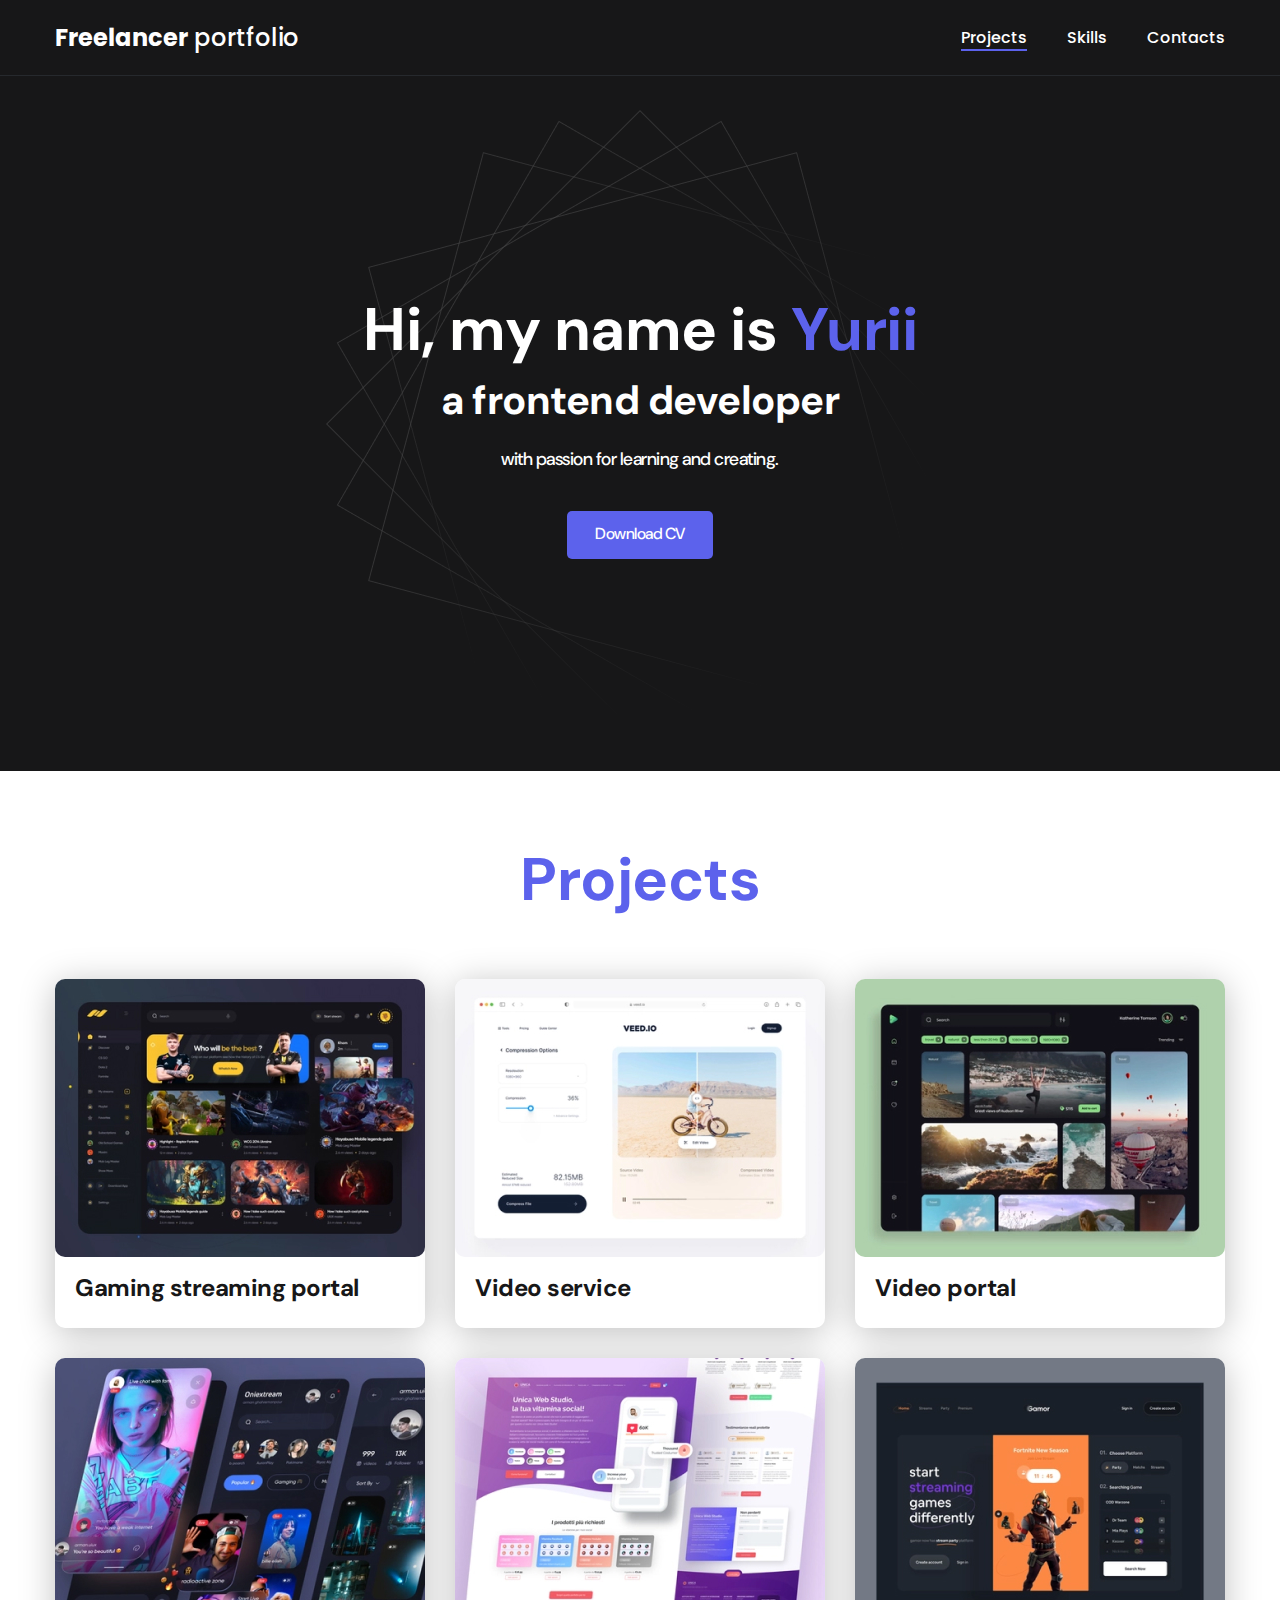
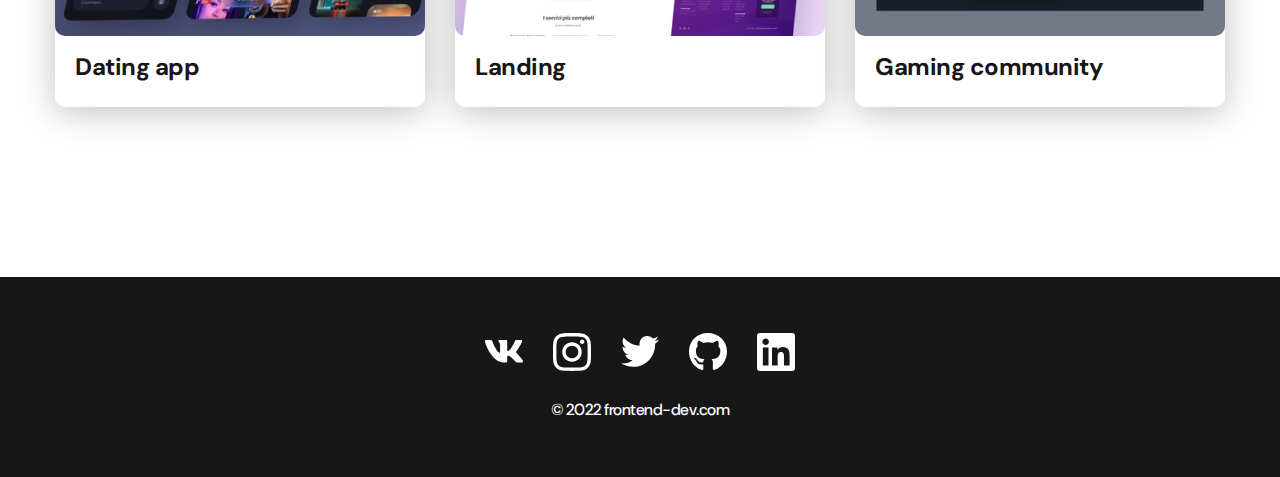
<file: index.html>
<!DOCTYPE html>
<html lang="en">
<head>
    <meta charset="UTF-8">
    <meta name="viewport" content="width=device-width, initial-scale=1.0">
    <title>Portfolio</title>
    <link rel="stylesheet" href="./css/main.css">
</head>
<body>
    <nav class="nav">
        <div class="container">
            <div class="nav-row">
                <a href="./index.html" class="logo">
                    <strong>Freelancer</strong> portfolio
                </a>
                <ul class="nav-list">
                    <li class="nav-list__item">
                        <a href="" class="nav-list__link nav-list__link--active">Projects</a>
                    </li>
                    <li class="nav-list__item">
                        <a href="" class="nav-list__link">Skills</a>
                    </li>
                    <li class="nav-list__item">
                        <a href="" class="nav-list__link">Contacts</a>
                    </li>
                </ul>
            </div>
        </div>
    </nav>
    <header class="header">
            <div class="header__wrapper">
                <h1 class="header__title">
                    <strong>Hi, my name is <em>Yurii</em></strong><br/>a frontend developer
                </h1>
                <div class="header__text">
                    <p>with passion for learning and creating.</p>
                </div>
                <a href="#!" class="button">Download CV</a>
            </div>
    </header>
    <main class="sections">
        <div class="container">
            <h2 class="title-1">Projects</h2>
            <ul class="projects">
                <li class="project">
                    <img src="./images/01.jpg" alt="project-1" class="project__img">
                    <h3 class="project__title">Gaming streaming portal</h3>
                </li>
                <li class="project">
                    <img src="./images/02.jpg" alt="project-2" class="project__img">
                    <h3 class="project__title">Video service</h3>
                </li>
                <li class="project">
                    <img src="./images/03.jpg" alt="project-3" class="project__img">
                    <h3 class="project__title">Video portal</h3>
                </li>
                <li class="project">
                    <img src="./images/04.jpg" alt="project-4" class="project__img">
                    <h3 class="project__title">Dating app</h3>
                </li>
                <li class="project">
                    <img src="./images/05.jpg" alt="project-5" class="project__img">
                    <h3 class="project__title">Landing</h3>
                </li>
                <li class="project">
                    <img src="./images/06.jpg" alt="project-6" class="project__img">
                    <h3 class="project__title">Gaming community</h3>
                </li>
            </ul>
        </div>
    </main>
    <footer class="footer">
        <div class="container">
            <ul class="social">
                <li class="social__item">
                    <a href="http://vk.com">
                        <img src="./icons/vk.svg" alt="vk">
                    </a>
                </li>
                <li class="social__item">
                    <a href="#!">
                        <img src="./icons/instagram.svg" alt="instagramm">
                    </a>
                </li>
                <li class="social__item">
                    <a href="#!">
                        <img src="./icons/twitter.svg" alt="twitter">
                    </a>
                </li>
                <li class="social__item">
                    <a href="#!">
                        <img src="./icons/gitHub.svg" alt="github">
                    </a>
                </li>
                <li class="social__item">
                    <a href="#!">
                        <img src="./icons/linkedIn.svg" alt="linkedIn">
                    </a>
                </li>
            </ul>
            <p class="copyright">© <time datetime="2022">2022</time> <a href="http://frontend-dev.com">frontend-dev.com</a></p>
        </div>
    </footer>
</body>
</html>
</file>
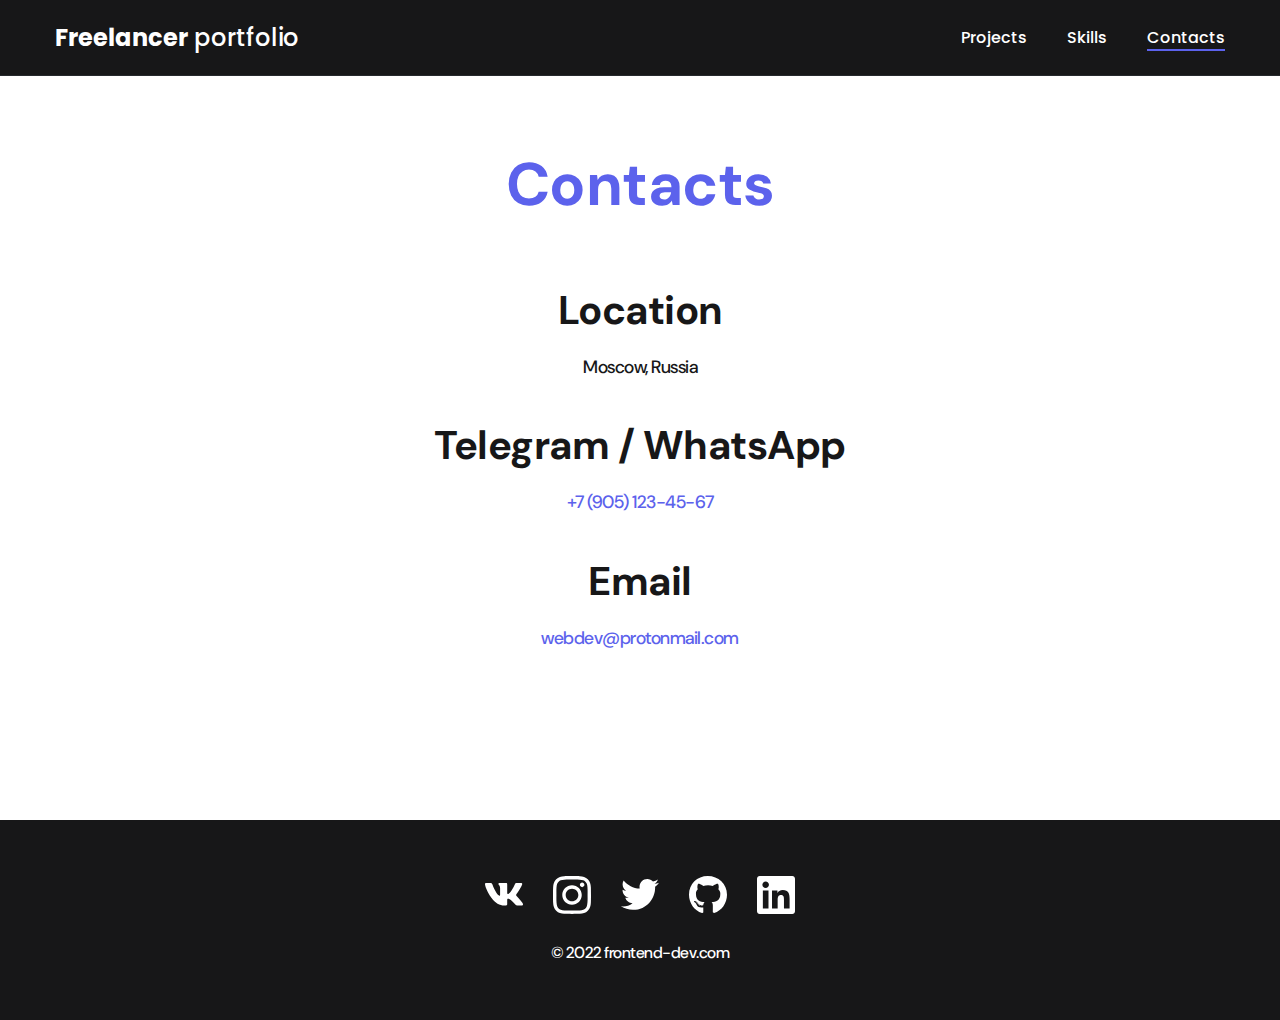
<file: contacts_page.html>
<!DOCTYPE html>
<html lang="en">
<head>
    <meta charset="UTF-8">
    <meta name="viewport" content="width=device-width, initial-scale=1.0">
    <title>Skills</title>
    <link rel="stylesheet" href="./css/main.css">
</head>
<body>
    <nav class="nav">
        <div class="container">
            <div class="nav-row">
                <a href="./index.html" class="logo">
                    <strong>Freelancer</strong> portfolio
                </a>
                <ul class="nav-list">
                    <li class="nav-list__item">
                        <a href="./project_page.html" class="nav-list__link ">Projects</a>
                    </li>
                    <li class="nav-list__item">
                        <a href="/Skills_paga.html" class="nav-list__link ">Skills</a>
                    </li>
                    <li class="nav-list__item">
                        <a href="./contacts_page.html" class="nav-list__link nav-list__link--active">Contacts</a>
                    </li>
                </ul>
            </div>
        </div>
    </nav>
    <main class="sections">
        <div class="container">
            <h1 class="title-1">Contacts</h1>
            <ul class="content-list">
                <li class="content-list__item">
                    <h2 class="title-2">Location </h2>
                    <p>Moscow, Russia</p>
                </li>
                <li class="content-list__item">
                    <h2 class="title-2">Telegram / WhatsApp</h2>
                    <p><a href="tel:+79051234567">+7 (905) 123-45-67</a></p>
                </li>
                <li class="content-list__item">
                    <h2 class="title-2">Email</h2>
                    <p><a href="Mailto:webdev@protonmail.com">webdev@protonmail.com</a></p>
                </li>
            </ul>
        </div>
    </main>
    <footer class="footer">
        <div class="container">
            <ul class="social">
                <li class="social__item">
                    <a href="http://vk.com">
                        <img src="./icons/vk.svg" alt="vk">
                    </a>
                </li>
                <li class="social__item">
                    <a href="#!">
                        <img src="./icons/instagram.svg" alt="instagramm">
                    </a>
                </li>
                <li class="social__item">
                    <a href="#!">
                        <img src="./icons/twitter.svg" alt="twitter">
                    </a>
                </li>
                <li class="social__item">
                    <a href="#!">
                        <img src="./icons/gitHub.svg" alt="github">
                    </a>
                </li>
                <li class="social__item">
                    <a href="#!">
                        <img src="./icons/linkedIn.svg" alt="linkedIn">
                    </a>
                </li>
            </ul>
            <p class="copyright">© <time datetime="2022">2022</time> <a href="http://frontend-dev.com">frontend-dev.com</a></p>
        </div>
    </footer>
</body>
</html>
</file>
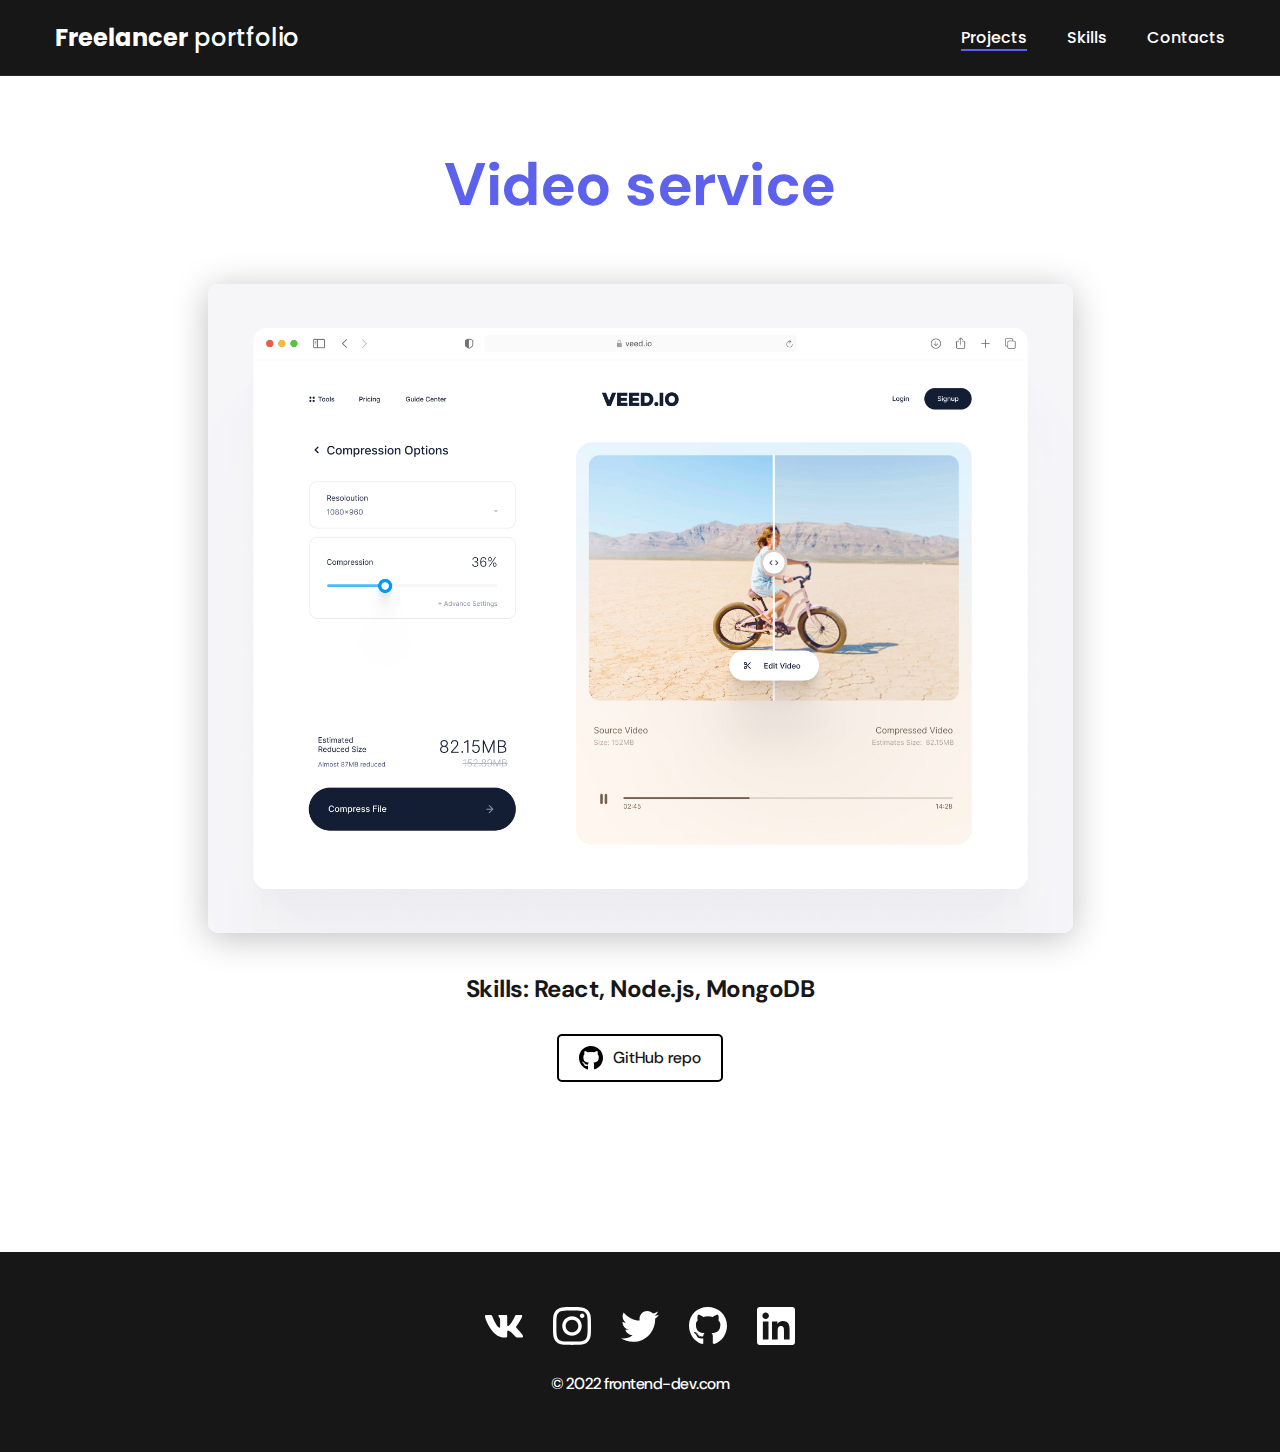
<file: project_page.html>
<!DOCTYPE html>
<html lang="en">
<head>
    <meta charset="UTF-8">
    <meta name="viewport" content="width=device-width, initial-scale=1.0">
    <title>Project</title>
    <link rel="stylesheet" href="./css/main.css">
</head>
<body>
    <nav class="nav">
        <div class="container">
            <div class="nav-row">
                <a href="./index.html" class="logo">
                    <strong>Freelancer</strong> portfolio
                </a>
                <ul class="nav-list">
                    <li class="nav-list__item">
                        <a href="./project_page.html" class="nav-list__link nav-list__link--active">Projects</a>
                    </li>
                    <li class="nav-list__item">
                        <a href="./Skills_paga.html" class="nav-list__link">Skills</a>
                    </li>
                    <li class="nav-list__item">
                        <a href="./contacts_page.html" class="nav-list__link">Contacts</a>
                    </li>
                </ul>
            </div>
        </div>
    </nav>
    <main class="sections">
        <div class="container">
            <div class="project-details">
                <h1 class="title-1">Video service</h1>
                <img src="./images/projects/02-big.jpg" alt="project images" class="project-details__cover">
                <div class="project-deytails__desk">
                    <p>Skills: React, Node.js, MongoDB</p>
                </div>
                <a href="#!" class="btn-outline">
                    <img src="./icons/gitHub-black.svg" alt="github images">GitHub repo</a>
            </div>
        </div>
    </main>
    <footer class="footer">
        <div class="container">
            <ul class="social">
                <li class="social__item">
                    <a href="http://vk.com">
                        <img src="./icons/vk.svg" alt="vk">
                    </a>
                </li>
                <li class="social__item">
                    <a href="#!">
                        <img src="./icons/instagram.svg" alt="instagramm">
                    </a>
                </li>
                <li class="social__item">
                    <a href="#!">
                        <img src="./icons/twitter.svg" alt="twitter">
                    </a>
                </li>
                <li class="social__item">
                    <a href="#!">
                        <img src="./icons/gitHub.svg" alt="github">
                    </a>
                </li>
                <li class="social__item">
                    <a href="#!">
                        <img src="./icons/linkedIn.svg" alt="linkedIn">
                    </a>
                </li>
            </ul>
            <p class="copyright">© <time datetime="2022">2022</time> <a href="http://frontend-dev.com">frontend-dev.com</a></p>
        </div>
    </footer>
</body>
</html>
</file>
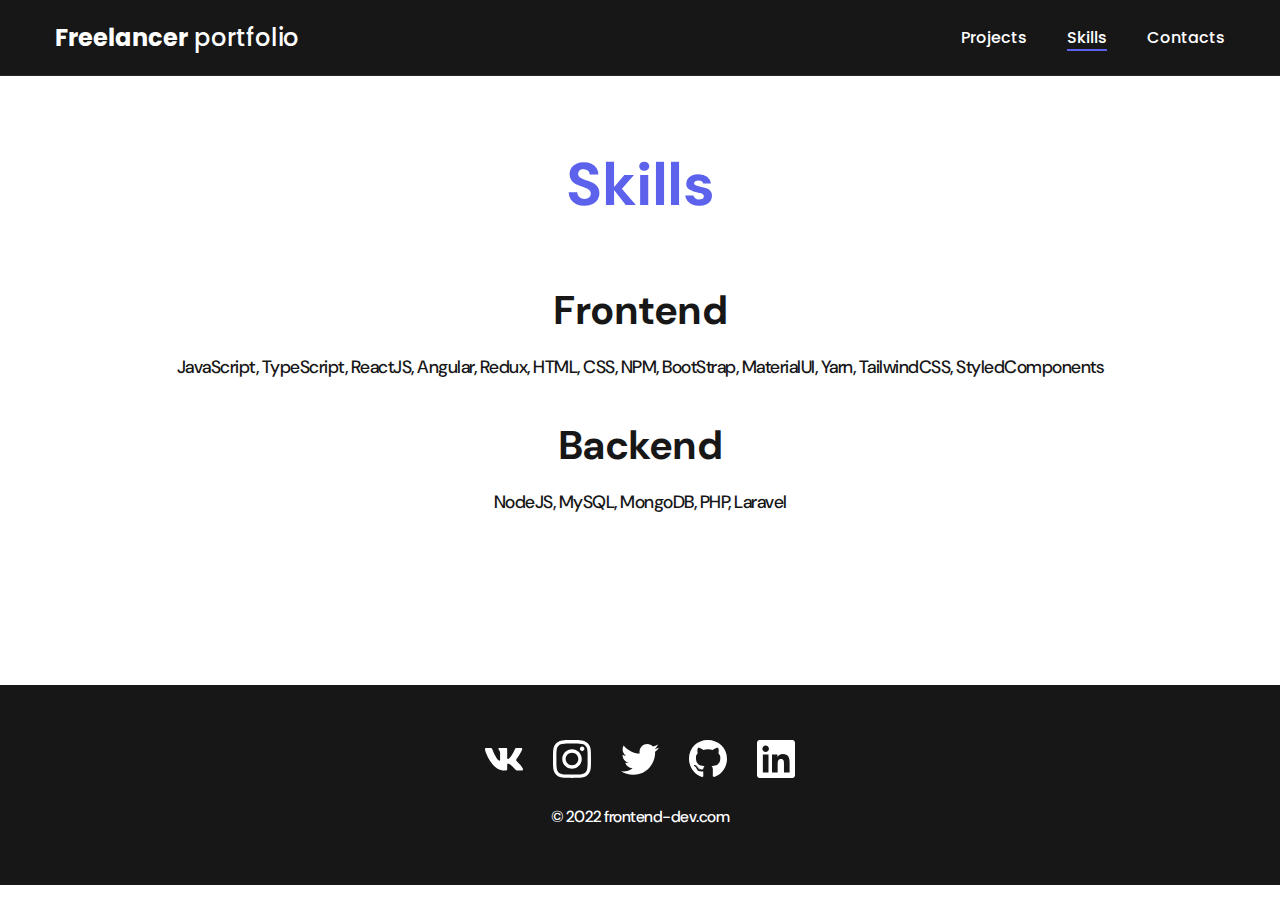
<file: Skills.html>
<!DOCTYPE html>
<html lang="en">
<head>
    <meta charset="UTF-8">
    <meta name="viewport" content="width=device-width, initial-scale=1.0">
    <title>Skills</title>
    <link rel="stylesheet" href="./css/main.css">
</head>
<body>
    <nav class="nav">
        <div class="container">
            <div class="nav-row">
                <a href="./index.html" class="logo">
                    <strong>Freelancer</strong> portfolio
                </a>
                <ul class="nav-list">
                    <li class="nav-list__item">
                        <a href="" class="nav-list__link ">Projects</a>
                    </li>
                    <li class="nav-list__item">
                        <a href="" class="nav-list__link nav-list__link--active">Skills</a>
                    </li>
                    <li class="nav-list__item">
                        <a href="" class="nav-list__link">Contacts</a>
                    </li>
                </ul>
            </div>
        </div>
    </nav>
    <main class="sections">
        <div class="container">
            <h1 class="title-1">Skills</h1>
            <ul class="content-list">
                <li class="content-list__item">
                    <h2 class="title-2">Frontend </h2>
                    <p>JavaScript, TypeScript, ReactJS, Angular, Redux, HTML, CSS, NPM, BootStrap, MaterialUI, Yarn, TailwindCSS, StyledComponents</p>
                </li>
                <li class="content-list__item">
                    <h2 class="title-2">Backend</h2>
                    <p>NodeJS, MySQL, MongoDB, PHP, Laravel</p>
                </li>
            </ul>
        </div>
    </main>
    <footer class="footer">
        <div class="container">
            <ul class="social">
                <li class="social__item">
                    <a href="http://vk.com">
                        <img src="./icons/vk.svg" alt="vk">
                    </a>
                </li>
                <li class="social__item">
                    <a href="#!">
                        <img src="./icons/instagram.svg" alt="instagramm">
                    </a>
                </li>
                <li class="social__item">
                    <a href="#!">
                        <img src="./icons/twitter.svg" alt="twitter">
                    </a>
                </li>
                <li class="social__item">
                    <a href="#!">
                        <img src="./icons/gitHub.svg" alt="github">
                    </a>
                </li>
                <li class="social__item">
                    <a href="#!">
                        <img src="./icons/linkedIn.svg" alt="linkedIn">
                    </a>
                </li>
            </ul>
            <p class="copyright">© <time datetime="2022">2022</time> <a href="http://frontend-dev.com">frontend-dev.com</a></p>
        </div>
    </footer>
</body>
</html>
</file>
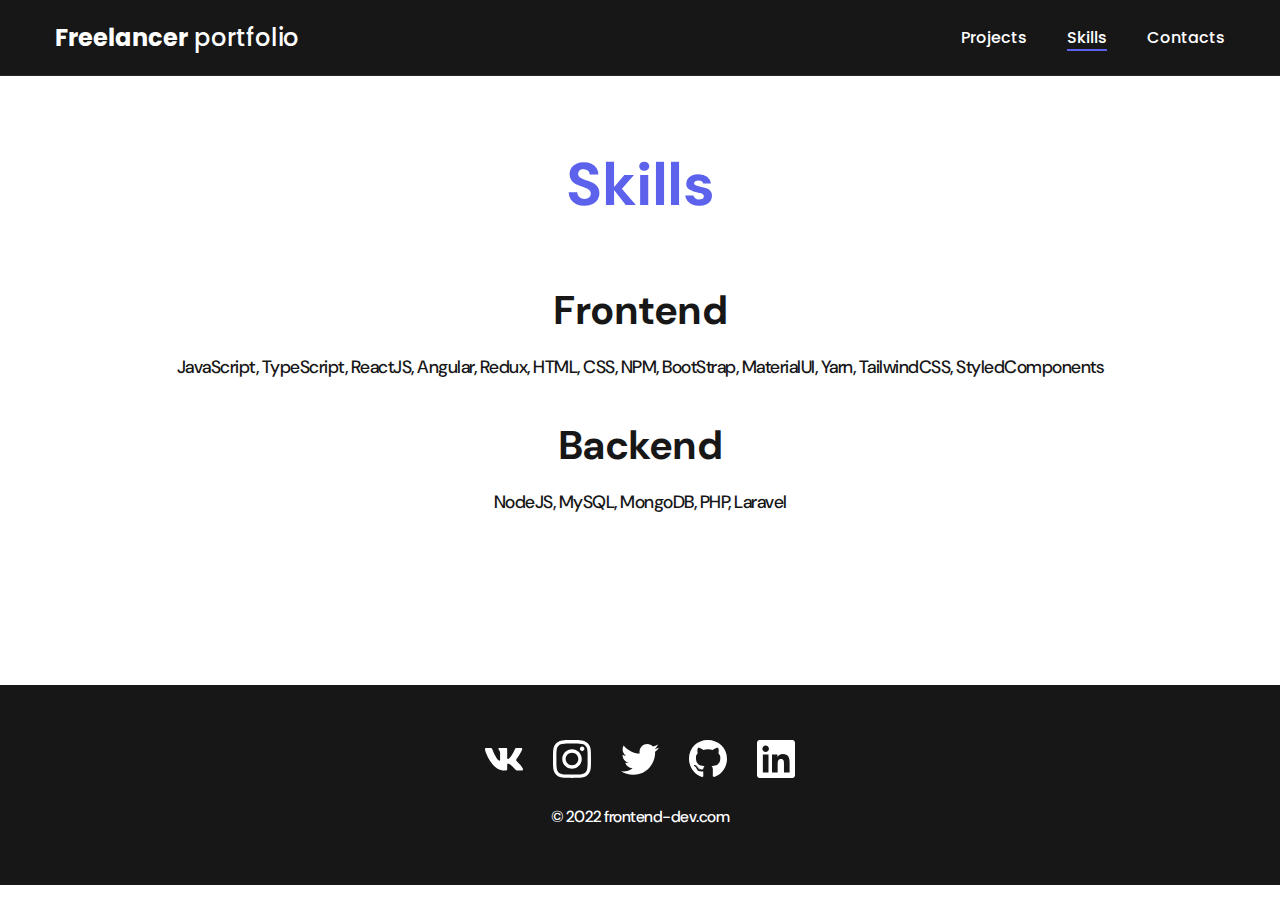
<file: Skills_paga.html>
<!DOCTYPE html>
<html lang="en">
<head>
    <meta charset="UTF-8">
    <meta name="viewport" content="width=device-width, initial-scale=1.0">
    <title>Skills</title>
    <link rel="stylesheet" href="./css/main.css">
</head>
<body>
    <nav class="nav">
        <div class="container">
            <div class="nav-row">
                <a href="./index.html" class="logo">
                    <strong>Freelancer</strong> portfolio
                </a>
                <ul class="nav-list">
                    <li class="nav-list__item">
                        <a href="./project_page.html" class="nav-list__link ">Projects</a>
                    </li>
                    <li class="nav-list__item">
                        <a href="./Skills_paga.html" class="nav-list__link nav-list__link--active">Skills</a>
                    </li>
                    <li class="nav-list__item">
                        <a href="./contacts_page.html" class="nav-list__link">Contacts</a>
                    </li>
                </ul>
            </div>
        </div>
    </nav>
    <main class="sections">
        <div class="container">
            <h1 class="title-1">Skills</h1>
            <ul class="content-list">
                <li class="content-list__item">
                    <h2 class="title-2">Frontend </h2>
                    <p>JavaScript, TypeScript, ReactJS, Angular, Redux, HTML, CSS, NPM, BootStrap, MaterialUI, Yarn, TailwindCSS, StyledComponents</p>
                </li>
                <li class="content-list__item">
                    <h2 class="title-2">Backend</h2>
                    <p>NodeJS, MySQL, MongoDB, PHP, Laravel</p>
                </li>
            </ul>
        </div>
    </main>
    <footer class="footer">
        <div class="container">
            <ul class="social">
                <li class="social__item">
                    <a href="http://vk.com">
                        <img src="./icons/vk.svg" alt="vk">
                    </a>
                </li>
                <li class="social__item">
                    <a href="#!">
                        <img src="./icons/instagram.svg" alt="instagramm">
                    </a>
                </li>
                <li class="social__item">
                    <a href="#!">
                        <img src="./icons/twitter.svg" alt="twitter">
                    </a>
                </li>
                <li class="social__item">
                    <a href="#!">
                        <img src="./icons/gitHub.svg" alt="github">
                    </a>
                </li>
                <li class="social__item">
                    <a href="#!">
                        <img src="./icons/linkedIn.svg" alt="linkedIn">
                    </a>
                </li>
            </ul>
            <p class="copyright">© <time datetime="2022">2022</time> <a href="http://frontend-dev.com">frontend-dev.com</a></p>
        </div>
    </footer>
</body>
</html>
</file>
<file: css/main.css>
@import "./reset.css";

@font-face {
    font-family: "Poppins";
    src: url(../fonts/Poppins-Regular.woff2) format("woff2");
    font-weight: 300;
    font-style: normal;
    font-display: swap;
}


@font-face {
    font-family: "Poppins";
    src: url(../fonts/Poppins-Medium.woff2) format("woff2");
    font-weight: 500;
    font-style: normal;
    font-display: swap;
}

@font-face {
    font-family: "Poppins";
    src: url(../fonts/Poppins-Bold.woff2) format("woff2");
    font-weight: 700;
    font-style: normal;
    font-display: swap;
}

@font-face {
    font-family: "DMSans";
    src: url(../fonts/DMSans_18pt-Regular.woff2) format("woff2");
    font-weight: 300;
    font-style: normal;
    font-display: swap;
}

@font-face {
    font-family: "DMSans";
    src: url(../fonts/DMSans_36pt-Medium.woff2) format("woff2");
    font-weight: 500;
    font-style: normal;
    font-display: swap;
}

@font-face {
    font-family: "DMSans";
    src: url(../fonts/DMSans_18pt-Bold.woff2) format("woff2");
    font-weight: 700;
    font-style: normal;
    font-display: swap;
}

:root {
    --font-family-base: "DMSans", sans-serif;
    --font-family-accent: "Poppins", sans-serif;
    --color-black:#171718;
    --color-black-border: #26292D;
    --color-white: #ffffff;
    --color-blue: #5C62EC;

    --color-background-black: var(--color-black);
    --color-border-black: var(--color-black-border);
    --color-header-text:var(--color-white);
    --acent: var(--color-blue);
    --container-width: 1170px;
    --container-padding-x: 15px;
}
/*general styles*/



body {
    font-family: var(--font-family-base);
    letter-spacing: -0.5px;
    color: var(--color-black);
    display: flex;
    flex-direction: column;
    height: 100%;
}
a {
    text-decoration: none;
    
    
}

.container {
    margin: 0 auto;
    padding: 0 15px;
    max-width: calc(var(--container-width) + var(--container-padding-x)*2);

}

.logo,
.nav-list__link {
    color: var(--color-white);
}

/*============================================================navigation block=======================================================================================================================*/

.nav {
    padding: 20px 0px;
    border-bottom: 1px solid var(--color-border-black);
    background-color: var(--color-background-black);
    color: var(--color-white);
    letter-spacing: normal;
}

.nav-row {
    display: flex;
    justify-content: space-between;
    align-items: center;
    column-gap: 30px;
    row-gap: 20px;
    flex-wrap: wrap;
}

.logo {
    font-family: var( --font-family-accent);
    font-size: 24px;
}

.logo strong {
    font-weight: 700;
}

.nav-list {
    display: flex;
    flex-wrap: wrap;
    row-gap: 10px;
    align-items: center;
    column-gap: 40px;
    font-size: 16px;
    font-weight: 500;
    font-family: var( --font-family-accent);
}    

.nav-list__link--active {
    position: relative;
}

.nav-list__link:hover {
    opacity: 0.8;
    transition: 0.2s ease-in;
}

.nav-list__link--active::before {
    content: '';
    display: block;
    position: absolute;
    height: 2px;
    width: 100%;
    background-color: var(--color-blue);
    top:100%;
    left: 0;
}
/*==========================================================================Header-------------------------------------------------------------------------------------------------------------------*/
.header {
    padding-block: 40px;
    min-height: 695px;
    color: var(--color-header-text);
    display: flex;
    justify-content: center;
    align-items: center;
    background-color: var(--color-background-black);
    background-image: url(../images/background-abstract.png);
    background-position: center center;
    background-repeat: no-repeat;
    background-size: auto;
    text-align: center;
   
}

.header__wrapper {
    padding-inline: 15px;
    max-width: 660px;

}

.header__title {
    font-size: 40px;
    font-weight: 700;
    line-height: 1.4;
    margin-bottom: 20px;
}

.header__title strong {
    font-size: 60px;
    font-weight: 700;
}

.header__title em {
    color: var(--acent);
    font-style: normal;
}

.header__text {
    margin-bottom: 40px;
    font-size: 18px;
    line-height: 1.3;
}

.header__text p:not(:last-child) {
    margin-bottom:0.5em;
}
/*=========================================================button====================================================================================================================================*/
.button {
    display: inline-block;
    height: 48px;
    padding: 12px 28px;
    border-radius: 5px;
    background-color: var(--acent);
    color: var(--color-white);
    font-weight: 500;
    list-style: 0.15px;
    font-size: 16px;

}

.button:hover {
    opacity: 0.8;
    transition: 0.2s ease-in;
}

.button:active {
    position: relative;
    top: 1px;
}
/*==========================================================general=================================================================================================================================*/
.sections {
    padding: 70px 0;
}

.title-1 {
    margin-bottom: 60px;
    font-size: 60px;
    font-weight: 700;
    line-height: 1.3;
    color: var(--acent);
    text-align: center;
}
/*=========================================================projects=================================================================================================================================*/

.projects {
    display: flex;
    flex-wrap: wrap;
    justify-content: center;
    column-gap: 30px;
    row-gap: 30px;
}

.project {
    max-width: 370px;
    background-color: var(--color-white);
    border-radius: 10px;
    box-shadow: 0px 5px 35px rgba(0, 0, 0, 0.25);
}

.project__img {
    border-radius: 10px;
}

.project__title {
    padding: 15px 20px 25px;
    font-weight: 700;
    font-size: 24px;
    line-height: 1.3;
}

/*==============================================================Projects details=====================================================================================================================*/

.project-details {
    max-width: 865px;
    margin: 0 auto;
    display: flex;
    flex-direction: column;
    align-items: center;
    text-align: center;

}

.project-details__cover {
    max-width: 100%;
    margin-bottom: 40px;
    border-radius: 10px;
    box-shadow: 0px 5px 35px rgba(0, 0, 0, 0.25);
}

.project-deytails__desk {
    margin-bottom: 30px;
    font-weight: 700;
    font-size: 24px;
    line-height: 1.3;
}

.btn-outline {
    height: 48px;
    border-radius: 5px;
    padding: 12px 20px;
    border: 2px solid #000;
    color: var(--color-black);
    letter-spacing: 0.15px;
    display:flex;
    column-gap: 10px;
    align-items: center; 
}

.btn-outline:hover {
    opacity: 0.8;
    transition: 0.2s ease-in;
}

.btn-outline:active {
    position: relative;
    top: 1px;
}

/*=================================================================Skills============================================================================================================================*/

.title-2 {
    margin-bottom: 20px;
    font-size: 40px;
    line-height: 1.3;
    font-weight: 700;

}

.content-list {
    margin: 0 auto;
    min-width: 570px;
    display: flex;
    flex-direction: column;
    align-items: center;
    text-align: center;
    row-gap: 40px;
    
}

.content-list__item {
    font-size:18px;
    line-height: 1.3;
}

.content-list__item p:not(:last-child) {
    margin-bottom: 0.5em;
}

/*==================================================================Footer===========================================================================================================================*/
.footer {
    margin-top: 100px;
    background-color: var(--color-background-black);
    color: var(--color-white);
    display: flex;
    text-align: center;
    align-items: center;
    height: 200px;
}

.social {
    display: flex;
    column-gap: 30px;
    align-items: center;
    
}

.copyright {
    margin-top: 27px;
    font-size: 16px;
    line-height: 1.5;
   
}

.copyright a{
    color: var(--color-white);
}

/*==============================contacts=============================================================*/

.content-list__item a {
    color: var(--color-blue);
}

/*==============================mobile version======================================================*/

@media (max-width:620px) {
   
    .header {
        min-height: unset;
    }

    .header__title {
        font-size: 30px;
    }

    .header__title strong {
        font-size: 40px;
    }

    .sections {
        padding: 40px 0px;
    }

    .title-1 {
        margin-bottom: 30px;
        font-size: 40px;
    }
   
    .footer {
        padding: 40px 0px 30px;
        margin-top:unset;
        height: 100px;
    }

    .social__item {
        width: 28px;
    }

    .copyright {
        margin-top: 10px;
    }

  }
</file>
